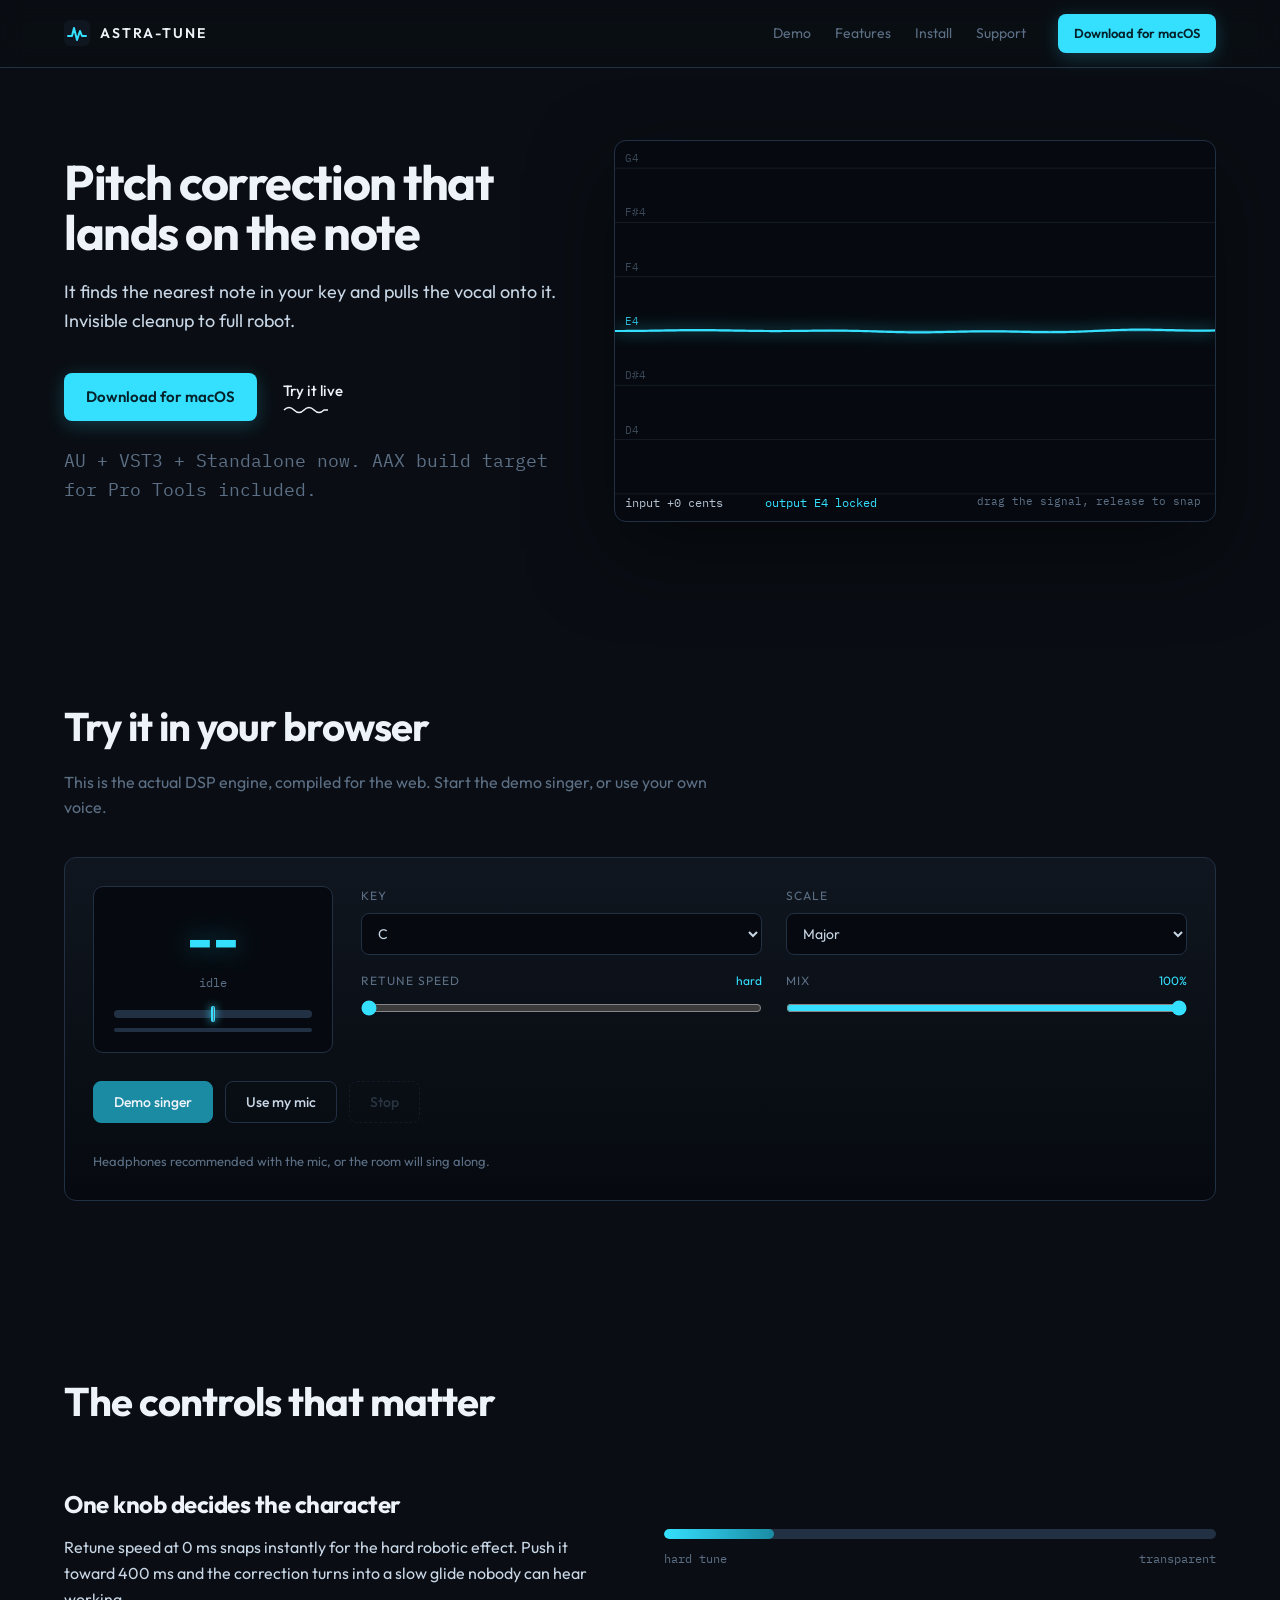
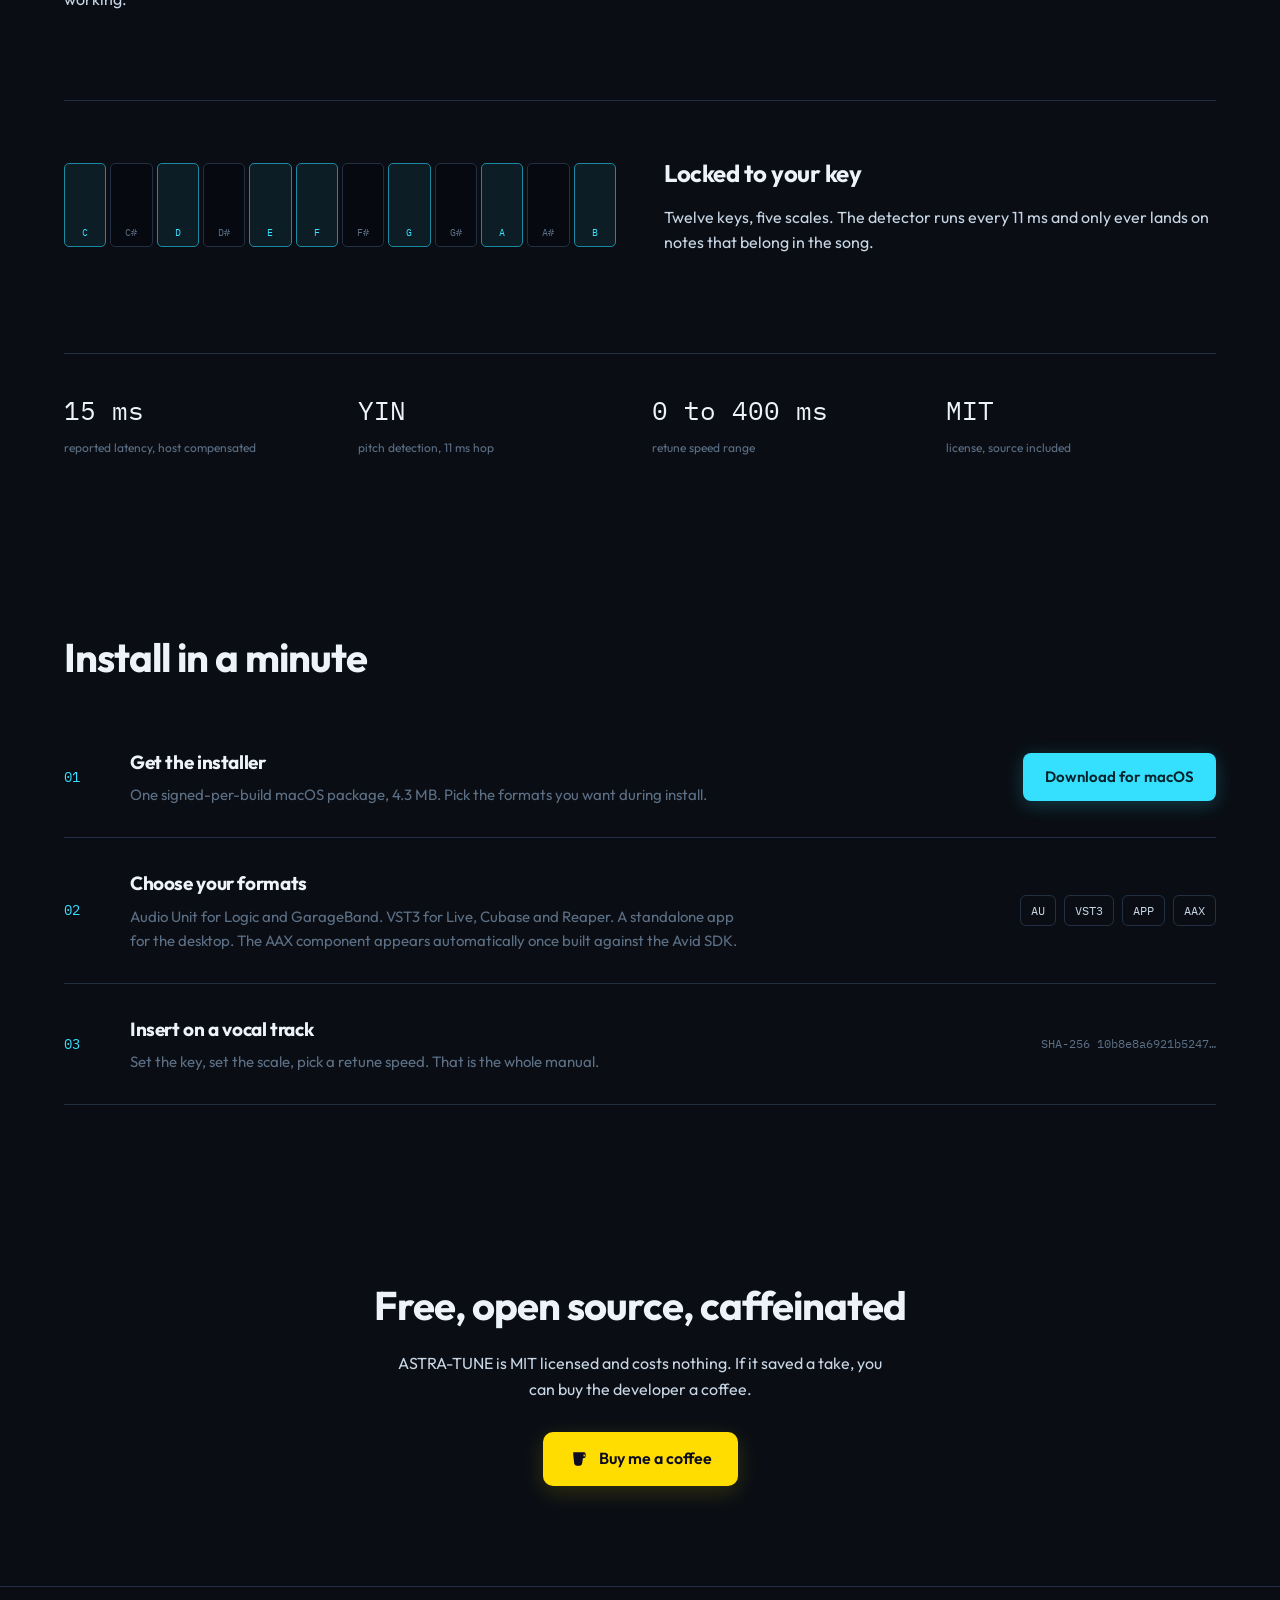
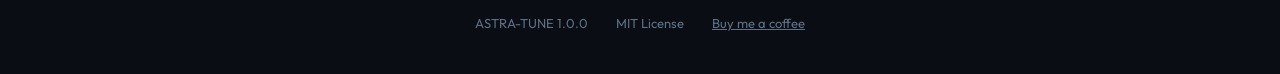
<file: index.html>
<!DOCTYPE html>
<html lang="en">
<head>
<meta charset="UTF-8">
<meta name="viewport" content="width=device-width, initial-scale=1.0">
<title>ASTRA-TUNE. Real-time pitch correction for macOS</title>
<meta name="description" content="ASTRA-TUNE is a free, open source pitch correction plugin. AU, VST3 and standalone today, AAX-ready for Pro Tools. Try the engine live in your browser.">
<meta property="og:title" content="ASTRA-TUNE. Real-time pitch correction">
<meta property="og:description" content="Free, open source autotune plugin for macOS. Hard tune or invisible cleanup. Try it live in your browser.">
<meta property="og:type" content="website">
<link rel="icon" type="image/svg+xml" href="favicon.svg">
<link rel="preconnect" href="https://fonts.googleapis.com">
<link rel="preconnect" href="https://fonts.gstatic.com" crossorigin>
<link href="https://fonts.googleapis.com/css2?family=Outfit:wght@400;500;600;700&family=IBM+Plex+Mono:wght@400;500&display=swap" rel="stylesheet">
<link rel="stylesheet" href="styles.css?v=3">
</head>
<body>

<nav>
  <a class="mark" href="#top" aria-label="ASTRA-TUNE home">
    <svg width="26" height="26" viewBox="0 0 26 26" aria-hidden="true"><rect width="26" height="26" rx="6" fill="#10161f"/><path d="M4 16 L8 16 L10 8 L13 20 L16 11 L18 16 L22 16" stroke="#35e0ff" stroke-width="2" fill="none" stroke-linecap="round" stroke-linejoin="round"/></svg>
    <span>ASTRA-TUNE</span>
  </a>
  <div class="nav-links">
    <a href="#demo">Demo</a>
    <a href="#features">Features</a>
    <a href="#install">Install</a>
    <a href="#support">Support</a>
  </div>
  <a class="cta-download cta-download-nav" href="downloads/ASTRA-TUNE-1.0.0.pkg" download>Download for macOS</a>
</nav>

<header class="hero" id="top">
  <div class="hero-copy">
    <h1>Pitch correction that lands on the note</h1>
    <p>It finds the nearest note in your key and pulls the vocal onto it. Invisible cleanup to full robot.</p>
    <div class="cta-row">
      <a class="cta-download" href="downloads/ASTRA-TUNE-1.0.0.pkg" download>Download for macOS</a>
      <a class="cta-try" href="#demo">Try it live<svg width="46" height="10" viewBox="0 0 46 10" aria-hidden="true"><path d="M1 5 Q6 0 11 5 T21 5 T31 5 T41 5 L45 5" stroke="currentColor" stroke-width="1.5" fill="none"/></svg></a>
    </div>
    <p class="hero-formats">AU + VST3 + Standalone now. AAX build target for Pro Tools included.</p>
  </div>
  <div class="hero-instrument">
    <canvas id="pitchCanvas" aria-label="Interactive pitch correction visualization. Drag to detune, release to snap."></canvas>
    <div class="instrument-hint" id="instrumentHint">drag the signal, release to snap</div>
  </div>
</header>

<section class="demo" id="demo">
  <h2>Try it in your browser</h2>
  <p class="section-sub">This is the actual DSP engine, compiled for the web. Start the demo singer, or use your own voice.</p>
  <div class="demo-panel">
    <div class="demo-readout">
      <div class="demo-note" id="demoNote">--</div>
      <div class="demo-freq" id="demoFreq">idle</div>
      <div class="demo-meter"><div class="demo-needle" id="demoNeedle"></div></div>
      <div class="demo-level" title="Input level"><div id="demoLevel"></div></div>
    </div>
    <div class="demo-controls">
      <div class="field">
        <label for="demoKey">Key</label>
        <select id="demoKey"></select>
      </div>
      <div class="field">
        <label for="demoScale">Scale</label>
        <select id="demoScale">
          <option value="major">Major</option>
          <option value="minor">Natural Minor</option>
          <option value="majpent">Major Pentatonic</option>
          <option value="minpent">Minor Pentatonic</option>
          <option value="chromatic">Chromatic</option>
        </select>
      </div>
      <div class="field field-wide">
        <label for="demoRetune">Retune speed <span id="demoRetuneVal">hard</span></label>
        <input type="range" id="demoRetune" min="0" max="400" step="5" value="0">
      </div>
      <div class="field field-wide">
        <label for="demoMix">Mix <span id="demoMixVal">100%</span></label>
        <input type="range" id="demoMix" min="0" max="100" value="100">
      </div>
      <div class="field field-wide" id="micDeviceField" hidden>
        <label for="demoMicDevice">Microphone</label>
        <select id="demoMicDevice"></select>
      </div>
      <div class="field field-wide" id="micGainField" hidden>
        <label for="demoGain">Input gain <span id="demoGainVal">100%</span></label>
        <input type="range" id="demoGain" min="0" max="200" value="100">
      </div>
    </div>
    <div class="demo-transport">
      <button class="btn-demo-voice" id="demoVoiceBtn">Demo singer</button>
      <button class="btn-mic" id="micBtn">Use my mic</button>
      <button class="btn-stop" id="stopBtn" disabled>Stop</button>
    </div>
    <div class="mic-error" id="micError" role="alert" hidden></div>
    <p class="demo-note-line">Headphones recommended with the mic, or the room will sing along.</p>
  </div>
</section>

<section class="features" id="features">
  <h2>The controls that matter</h2>
  <div class="feature-row">
    <div class="feature-text">
      <h3>One knob decides the character</h3>
      <p>Retune speed at 0 ms snaps instantly for the hard robotic effect. Push it toward 400 ms and the correction turns into a slow glide nobody can hear working.</p>
    </div>
    <div class="feature-visual" aria-hidden="true">
      <div class="dial-demo">
        <div class="dial-track"><div class="dial-fill" id="dialFill"></div></div>
        <div class="dial-labels"><span>hard tune</span><span>transparent</span></div>
      </div>
    </div>
  </div>
  <div class="feature-row feature-row-flip">
    <div class="feature-text">
      <h3>Locked to your key</h3>
      <p>Twelve keys, five scales. The detector runs every 11 ms and only ever lands on notes that belong in the song.</p>
    </div>
    <div class="feature-visual" aria-hidden="true">
      <div class="mini-piano" id="miniPiano"></div>
    </div>
  </div>
  <div class="spec-strip" role="list">
    <div role="listitem"><span class="spec-num">15 ms</span><span class="spec-label">reported latency, host compensated</span></div>
    <div role="listitem"><span class="spec-num">YIN</span><span class="spec-label">pitch detection, 11 ms hop</span></div>
    <div role="listitem"><span class="spec-num">0 to 400 ms</span><span class="spec-label">retune speed range</span></div>
    <div role="listitem"><span class="spec-num">MIT</span><span class="spec-label">license, source included</span></div>
  </div>
</section>

<section class="install" id="install">
  <h2>Install in a minute</h2>
  <ol class="install-steps">
    <li>
      <div class="step-body">
        <h3>Get the installer</h3>
        <p>One signed-per-build macOS package, 4.3 MB. Pick the formats you want during install.</p>
      </div>
      <a class="cta-download" href="downloads/ASTRA-TUNE-1.0.0.pkg" download>Download for macOS</a>
    </li>
    <li>
      <div class="step-body">
        <h3>Choose your formats</h3>
        <p>Audio Unit for Logic and GarageBand. VST3 for Live, Cubase and Reaper. A standalone app for the desktop. The AAX component appears automatically once built against the Avid SDK.</p>
      </div>
      <span class="mono-chip-row"><span>AU</span><span>VST3</span><span>APP</span><span>AAX</span></span>
    </li>
    <li>
      <div class="step-body">
        <h3>Insert on a vocal track</h3>
        <p>Set the key, set the scale, pick a retune speed. That is the whole manual.</p>
      </div>
      <span class="mono-detail">SHA-256 10b8e8a6921b5247&hellip;</span>
    </li>
  </ol>
</section>

<section class="support" id="support">
  <h2>Free, open source, caffeinated</h2>
  <p>ASTRA-TUNE is MIT licensed and costs nothing. If it saved a take, you can buy the developer a coffee.</p>
  <a class="bmc-button" href="https://buymeacoffee.com/vaytrex" target="_blank" rel="noopener">
    <svg width="20" height="20" viewBox="0 0 24 24" aria-hidden="true"><path d="M5 4 h13 a2 2 0 0 1 2 2 v2 a3 3 0 0 1 -3 3 h-.3 l-.9 6.2 A3 3 0 0 1 12.8 20 H9.2 a3 3 0 0 1 -3 -2.8 L5.2 8 Z M17.6 9 H18 a1 1 0 0 0 1 -1 V6.5 h-1.7 Z" fill="#0D0C22"/></svg>
    Buy me a coffee
  </a>
</section>

<footer>
  <span>ASTRA-TUNE 1.0.0</span>
  <span>MIT License</span>
  <a href="https://buymeacoffee.com/vaytrex" target="_blank" rel="noopener">Buy me a coffee</a>
</footer>

<script src="site.js?v=4"></script>
</body>
</html>
</file>
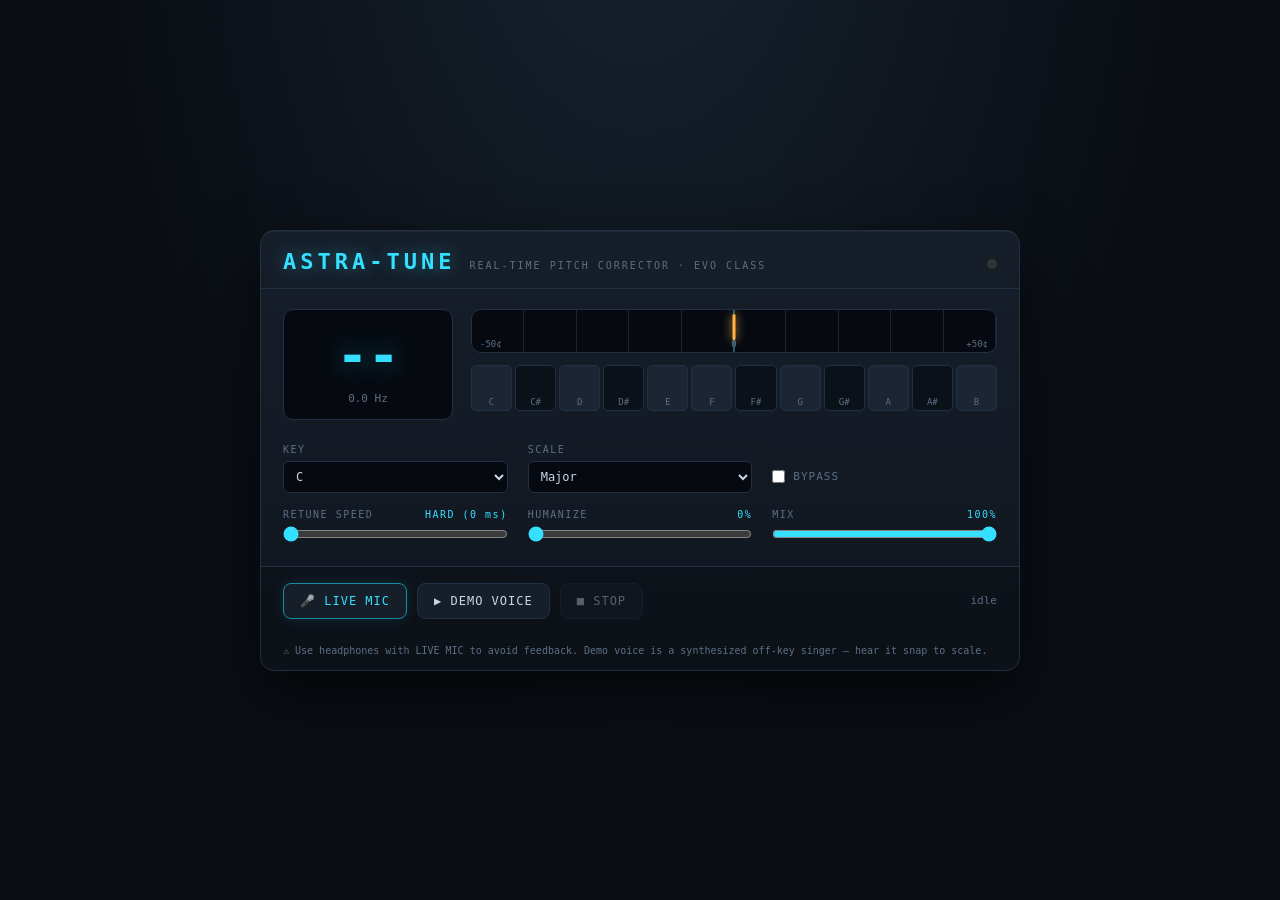
<file: web-demo/index.html>
<!DOCTYPE html>
<html lang="en">
<head>
<meta charset="UTF-8">
<meta name="viewport" content="width=device-width, initial-scale=1.0">
<title>ASTRA-TUNE — Real-Time Pitch Corrector</title>
<style>
  :root {
    --bg: #0a0e14;
    --panel: #10161f;
    --panel2: #161e2a;
    --line: #223044;
    --cyan: #35e0ff;
    --cyan-dim: #1a8ba3;
    --amber: #ffb347;
    --text: #c8d6e5;
    --muted: #5c6f85;
  }
  * { box-sizing: border-box; margin: 0; padding: 0; }
  body {
    background: radial-gradient(ellipse at 50% -20%, #17222f 0%, var(--bg) 60%);
    color: var(--text);
    font-family: "SF Mono", "Menlo", "Consolas", monospace;
    min-height: 100vh;
    display: flex;
    align-items: center;
    justify-content: center;
    padding: 24px;
  }
  .unit {
    width: 100%;
    max-width: 760px;
    background: linear-gradient(180deg, var(--panel2), var(--panel));
    border: 1px solid var(--line);
    border-radius: 14px;
    box-shadow: 0 24px 60px rgba(0,0,0,.6), inset 0 1px 0 rgba(255,255,255,.04);
    overflow: hidden;
  }
  header {
    display: flex;
    align-items: baseline;
    gap: 14px;
    padding: 18px 22px 14px;
    border-bottom: 1px solid var(--line);
  }
  header h1 {
    font-size: 22px;
    letter-spacing: 4px;
    color: var(--cyan);
    text-shadow: 0 0 18px rgba(53,224,255,.45);
  }
  header .sub { font-size: 10px; letter-spacing: 2px; color: var(--muted); }
  header .led {
    margin-left: auto;
    width: 10px; height: 10px; border-radius: 50%;
    background: #333; box-shadow: none;
    transition: all .2s;
  }
  header .led.on { background: var(--cyan); box-shadow: 0 0 10px var(--cyan); }

  .display { padding: 20px 22px; display: grid; grid-template-columns: 170px 1fr; gap: 18px; }
  .note-readout {
    background: #060a10;
    border: 1px solid var(--line);
    border-radius: 10px;
    padding: 14px;
    text-align: center;
  }
  #noteName {
    font-size: 52px;
    font-weight: 700;
    color: var(--cyan);
    text-shadow: 0 0 24px rgba(53,224,255,.5);
    min-height: 62px;
    line-height: 62px;
  }
  #freqText { font-size: 11px; color: var(--muted); margin-top: 6px; }

  .meter-wrap { display: flex; flex-direction: column; gap: 12px; }
  .meter {
    position: relative;
    height: 44px;
    background: #060a10;
    border: 1px solid var(--line);
    border-radius: 10px;
    overflow: hidden;
  }
  .meter .scale {
    position: absolute; inset: 0;
    background:
      linear-gradient(90deg, transparent 49.8%, rgba(53,224,255,.35) 49.8%, rgba(53,224,255,.35) 50.2%, transparent 50.2%),
      repeating-linear-gradient(90deg, transparent 0, transparent calc(10% - 1px), rgba(92,111,133,.25) calc(10% - 1px), rgba(92,111,133,.25) 10%);
  }
  .meter .labels {
    position: absolute; inset: 0;
    display: flex; justify-content: space-between; align-items: flex-end;
    padding: 0 8px 3px; font-size: 9px; color: var(--muted);
  }
  #needle {
    position: absolute; top: 4px; bottom: 12px; left: 50%;
    width: 3px; border-radius: 2px;
    background: var(--amber);
    box-shadow: 0 0 10px var(--amber);
    transform: translateX(-50%);
    transition: left .06s linear;
  }
  .piano { display: flex; gap: 3px; height: 46px; }
  .key {
    flex: 1;
    border: 1px solid var(--line);
    border-radius: 5px;
    background: #1b2534;
    display: flex; align-items: flex-end; justify-content: center;
    font-size: 9px; color: var(--muted); padding-bottom: 3px;
    transition: all .08s;
  }
  .key.black { background: #0b1118; }
  .key.detected { border-color: var(--amber); color: var(--amber); box-shadow: inset 0 0 12px rgba(255,179,71,.25); }
  .key.target { background: var(--cyan-dim); color: #04222b; border-color: var(--cyan); box-shadow: 0 0 14px rgba(53,224,255,.35); }

  .controls {
    display: grid;
    grid-template-columns: repeat(3, 1fr);
    gap: 16px 20px;
    padding: 4px 22px 20px;
  }
  .ctl label { display: block; font-size: 10px; letter-spacing: 1.5px; color: var(--muted); margin-bottom: 6px; }
  .ctl .val { color: var(--cyan); float: right; }
  select, input[type=range] { width: 100%; accent-color: var(--cyan); }
  select {
    background: #060a10; color: var(--text);
    border: 1px solid var(--line); border-radius: 6px;
    padding: 7px 8px; font-family: inherit; font-size: 12px;
  }
  .toggle-row { display: flex; align-items: center; gap: 8px; padding-top: 16px; }
  .toggle-row input { accent-color: var(--cyan); width: auto; }
  .toggle-row span { font-size: 11px; letter-spacing: 1px; color: var(--muted); }

  .transport {
    display: flex; gap: 10px; align-items: center;
    padding: 16px 22px;
    border-top: 1px solid var(--line);
    background: rgba(0,0,0,.25);
  }
  button {
    font-family: inherit; font-size: 12px; letter-spacing: 1px;
    padding: 10px 16px; border-radius: 8px; cursor: pointer;
    border: 1px solid var(--line);
    background: var(--panel2); color: var(--text);
    transition: all .15s;
  }
  button:hover { border-color: var(--cyan-dim); color: var(--cyan); }
  button.primary { border-color: var(--cyan-dim); color: var(--cyan); box-shadow: 0 0 14px rgba(53,224,255,.12); }
  button:disabled { opacity: .4; cursor: default; }
  #status { margin-left: auto; font-size: 11px; color: var(--muted); text-align: right; }
  footer { padding: 10px 22px 14px; font-size: 10px; color: var(--muted); background: rgba(0,0,0,.25); }
</style>
</head>
<body>
<div class="unit">
  <header>
    <h1>ASTRA-TUNE</h1>
    <span class="sub">REAL-TIME PITCH CORRECTOR &middot; EVO CLASS</span>
    <span class="led" id="led"></span>
  </header>

  <section class="display">
    <div class="note-readout">
      <div id="noteName">--</div>
      <div id="freqText">0.0 Hz</div>
    </div>
    <div class="meter-wrap">
      <div class="meter">
        <div class="scale"></div>
        <div class="labels"><span>-50&cent;</span><span>0</span><span>+50&cent;</span></div>
        <div id="needle"></div>
      </div>
      <div class="piano" id="piano"></div>
    </div>
  </section>

  <section class="controls">
    <div class="ctl">
      <label>KEY</label>
      <select id="key"></select>
    </div>
    <div class="ctl">
      <label>SCALE</label>
      <select id="scale">
        <option value="major">Major</option>
        <option value="minor">Natural Minor</option>
        <option value="majpent">Major Pentatonic</option>
        <option value="minpent">Minor Pentatonic</option>
        <option value="chromatic">Chromatic</option>
      </select>
    </div>
    <div class="toggle-row">
      <input type="checkbox" id="bypass"><span>BYPASS</span>
    </div>
    <div class="ctl">
      <label>RETUNE SPEED <span class="val" id="retuneVal">HARD (0 ms)</span></label>
      <input type="range" id="retune" min="0" max="400" value="0" step="5">
    </div>
    <div class="ctl">
      <label>HUMANIZE <span class="val" id="humanizeVal">0%</span></label>
      <input type="range" id="humanize" min="0" max="100" value="0">
    </div>
    <div class="ctl">
      <label>MIX <span class="val" id="mixVal">100%</span></label>
      <input type="range" id="mix" min="0" max="100" value="100">
    </div>
  </section>

  <section class="transport">
    <button id="micBtn" class="primary">&#127908; LIVE MIC</button>
    <button id="demoBtn">&#9654; DEMO VOICE</button>
    <button id="stopBtn" disabled>&#9632; STOP</button>
    <div id="status">idle</div>
  </section>

  <footer>&#9888; Use headphones with LIVE MIC to avoid feedback. Demo voice is a synthesized off-key singer &mdash; hear it snap to scale.</footer>
</div>

<script>
const NOTE_NAMES = ['C','C#','D','D#','E','F','F#','G','G#','A','A#','B'];
const SCALES = {
  major:     [1,0,1,0,1,1,0,1,0,1,0,1],
  minor:     [1,0,1,1,0,1,0,1,1,0,1,0],
  majpent:   [1,0,1,0,1,0,0,1,0,1,0,0],
  minpent:   [1,0,0,1,0,1,0,1,0,0,1,0],
  chromatic: [1,1,1,1,1,1,1,1,1,1,1,1],
};

const $ = (id) => document.getElementById(id);
let ctx = null, node = null, srcNode = null, micStream = null;
let demo = null, latest = null;

// build key selector + piano strip
NOTE_NAMES.forEach((n, i) => {
  const opt = document.createElement('option');
  opt.value = i; opt.textContent = n;
  $('key').appendChild(opt);
});
const keyEls = NOTE_NAMES.map((n) => {
  const el = document.createElement('div');
  el.className = 'key' + (n.includes('#') ? ' black' : '');
  el.textContent = n;
  $('piano').appendChild(el);
  return el;
});

function sendParams() {
  if (!node) return;
  node.port.postMessage({
    retuneMs: +$('retune').value,
    humanize: +$('humanize').value / 100,
    mix: +$('mix').value / 100,
    bypass: $('bypass').checked,
    keyRoot: +$('key').value,
    scaleMask: SCALES[$('scale').value],
  });
}
['retune','humanize','mix','bypass','key','scale'].forEach((id) =>
  $(id).addEventListener('input', () => { updateLabels(); sendParams(); }));

function updateLabels() {
  const r = +$('retune').value;
  $('retuneVal').textContent = r === 0 ? 'HARD (0 ms)' : r + ' ms';
  $('humanizeVal').textContent = $('humanize').value + '%';
  $('mixVal').textContent = $('mix').value + '%';
}

async function ensureAudio() {
  if (!ctx) {
    ctx = new AudioContext();
    await ctx.audioWorklet.addModule('tuner-worklet.js');
    node = new AudioWorkletNode(ctx, 'tuner', { outputChannelCount: [1] });
    const comp = ctx.createDynamicsCompressor();
    node.connect(comp).connect(ctx.destination);
    node.port.onmessage = (e) => { latest = e.data; window.__tunerDebug = e.data; };
    sendParams();
  }
  await ctx.resume();
}

function stopSources() {
  if (srcNode) { try { srcNode.disconnect(); } catch (e) {} srcNode = null; }
  if (micStream) { micStream.getTracks().forEach((t) => t.stop()); micStream = null; }
  if (demo) {
    clearInterval(demo.timer);
    try { demo.osc.stop(); demo.vib.stop(); } catch (e) {}
    demo = null;
  }
}

function setRunning(running, label) {
  $('led').classList.toggle('on', running);
  $('stopBtn').disabled = !running;
  $('micBtn').disabled = running;
  $('demoBtn').disabled = running;
  $('status').textContent = label;
}

$('micBtn').addEventListener('click', async () => {
  try {
    await ensureAudio();
    micStream = await navigator.mediaDevices.getUserMedia({
      audio: { echoCancellation: false, noiseSuppression: false, autoGainControl: false },
    });
    stopDemoOnly();
    srcNode = ctx.createMediaStreamSource(micStream);
    srcNode.connect(node);
    setRunning(true, 'live mic → correcting');
  } catch (err) {
    $('status').textContent = 'mic unavailable: ' + err.name;
  }
});

function stopDemoOnly() {
  if (demo) { clearInterval(demo.timer); try { demo.osc.stop(); demo.vib.stop(); } catch (e) {} demo = null; }
}

$('demoBtn').addEventListener('click', async () => {
  await ensureAudio();
  stopSources();

  // synthesized "singer": sawtooth + formant-ish filtering + vibrato,
  // stepping through a melody with deliberate off-pitch offsets
  const osc = ctx.createOscillator(); osc.type = 'sawtooth';
  const vib = ctx.createOscillator(); vib.frequency.value = 5.5;
  const vibGain = ctx.createGain(); vibGain.gain.value = 18; // cents
  vib.connect(vibGain).connect(osc.detune);
  const lp = ctx.createBiquadFilter(); lp.type = 'lowpass'; lp.frequency.value = 1400; lp.Q.value = 0.7;
  const formant = ctx.createBiquadFilter(); formant.type = 'peaking'; formant.frequency.value = 700; formant.gain.value = 6;
  const gain = ctx.createGain(); gain.gain.value = 0.35;
  osc.connect(lp).connect(formant).connect(gain).connect(node);

  const melody = [57, 59, 60, 62, 64, 65, 67, 64, 62, 60]; // A3..G4 walk
  let step = 0;
  const stepMelody = () => {
    const m = melody[step % melody.length]; step++;
    const cents = (Math.random() < 0.5 ? -1 : 1) * (30 + Math.random() * 45); // deliberately off-key
    const f = 440 * Math.pow(2, (m - 69) / 12) * Math.pow(2, cents / 1200);
    osc.frequency.setTargetAtTime(f, ctx.currentTime, 0.04);
  };
  stepMelody();
  osc.start(); vib.start();
  demo = { osc, vib, timer: setInterval(stepMelody, 550) };
  srcNode = gain;
  setRunning(true, 'demo voice → correcting');
});

$('stopBtn').addEventListener('click', () => {
  stopSources();
  setRunning(false, 'idle');
  $('noteName').textContent = '--';
  $('freqText').textContent = '0.0 Hz';
  latest = null;
});

// UI refresh loop
function draw() {
  requestAnimationFrame(draw);
  keyEls.forEach((el) => el.classList.remove('detected', 'target'));
  if (latest && latest.freq > 0 && latest.targetMidi !== null) {
    const t = latest.targetMidi;
    $('noteName').textContent = NOTE_NAMES[((t % 12) + 12) % 12] + (Math.floor(t / 12) - 1);
    $('freqText').textContent = latest.freq.toFixed(1) + ' Hz';
    const cents = Math.max(-50, Math.min(50, (latest.midi - t) * 100));
    $('needle').style.left = (50 + cents) + '%';
    keyEls[((Math.round(latest.midi) % 12) + 12) % 12].classList.add('detected');
    keyEls[((t % 12) + 12) % 12].classList.add('target');
  } else if (latest) {
    $('noteName').textContent = '--';
    $('freqText').textContent = 'no pitch';
    $('needle').style.left = '50%';
  }
}
updateLabels();
draw();
</script>
</body>
</html>
</file>
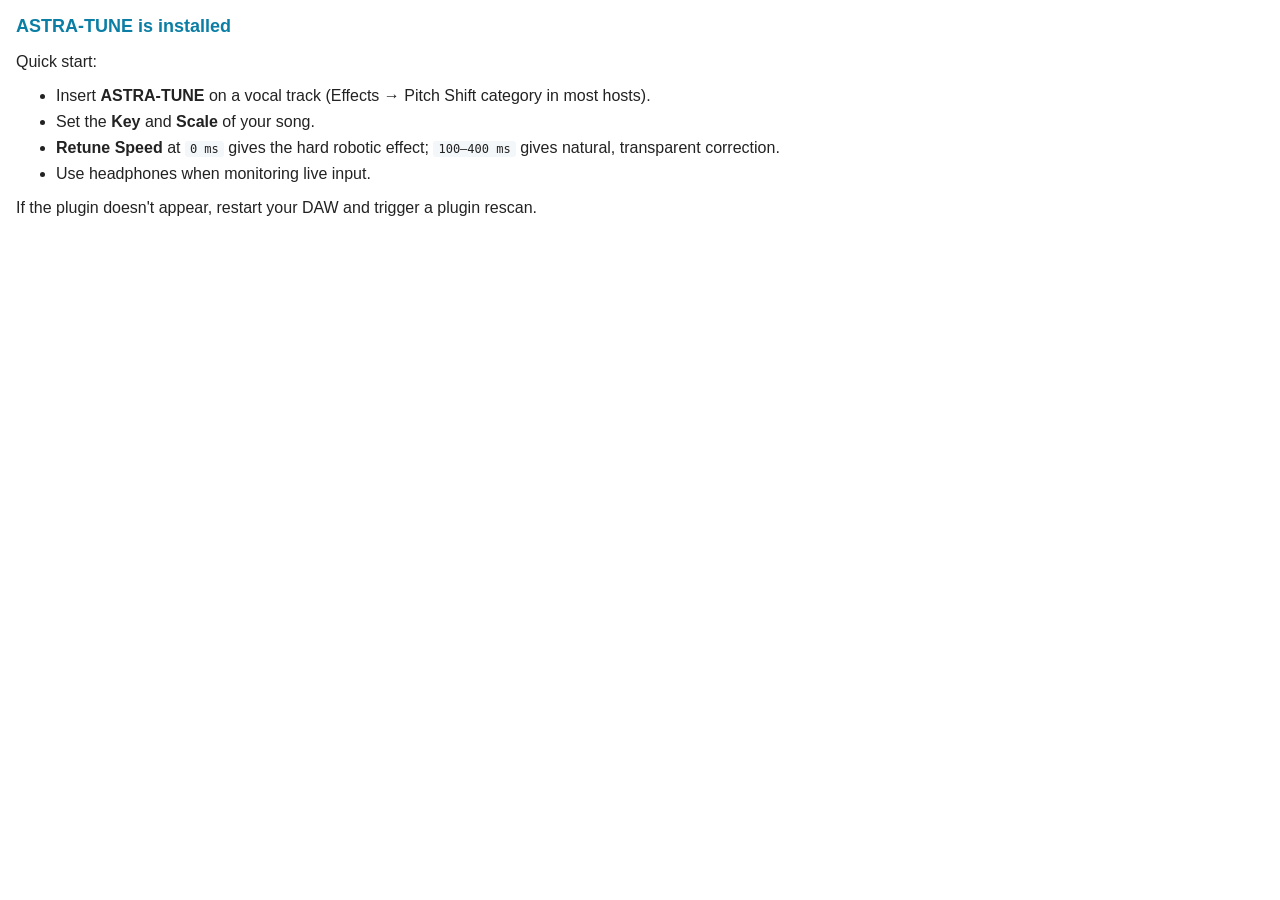
<file: plugin/installer/resources/conclusion.html>
<!DOCTYPE html>
<html>
<head><meta charset="utf-8"><style>
  body { font-family: -apple-system, Helvetica, sans-serif; color: #222; margin: 16px; }
  h1 { font-size: 18px; color: #0a7ea4; }
  code { background: #f4f7f9; padding: 1px 5px; border-radius: 3px; font-size: 12px; }
  li { margin-bottom: 8px; }
</style></head>
<body>
  <h1>ASTRA-TUNE is installed</h1>
  <p>Quick start:</p>
  <ul>
    <li>Insert <b>ASTRA-TUNE</b> on a vocal track (Effects &rarr; Pitch Shift category in most hosts).</li>
    <li>Set the <b>Key</b> and <b>Scale</b> of your song.</li>
    <li><b>Retune Speed</b> at <code>0 ms</code> gives the hard robotic effect;
        <code>100&ndash;400 ms</code> gives natural, transparent correction.</li>
    <li>Use headphones when monitoring live input.</li>
  </ul>
  <p>If the plugin doesn't appear, restart your DAW and trigger a plugin rescan.</p>
</body>
</html>
</file>
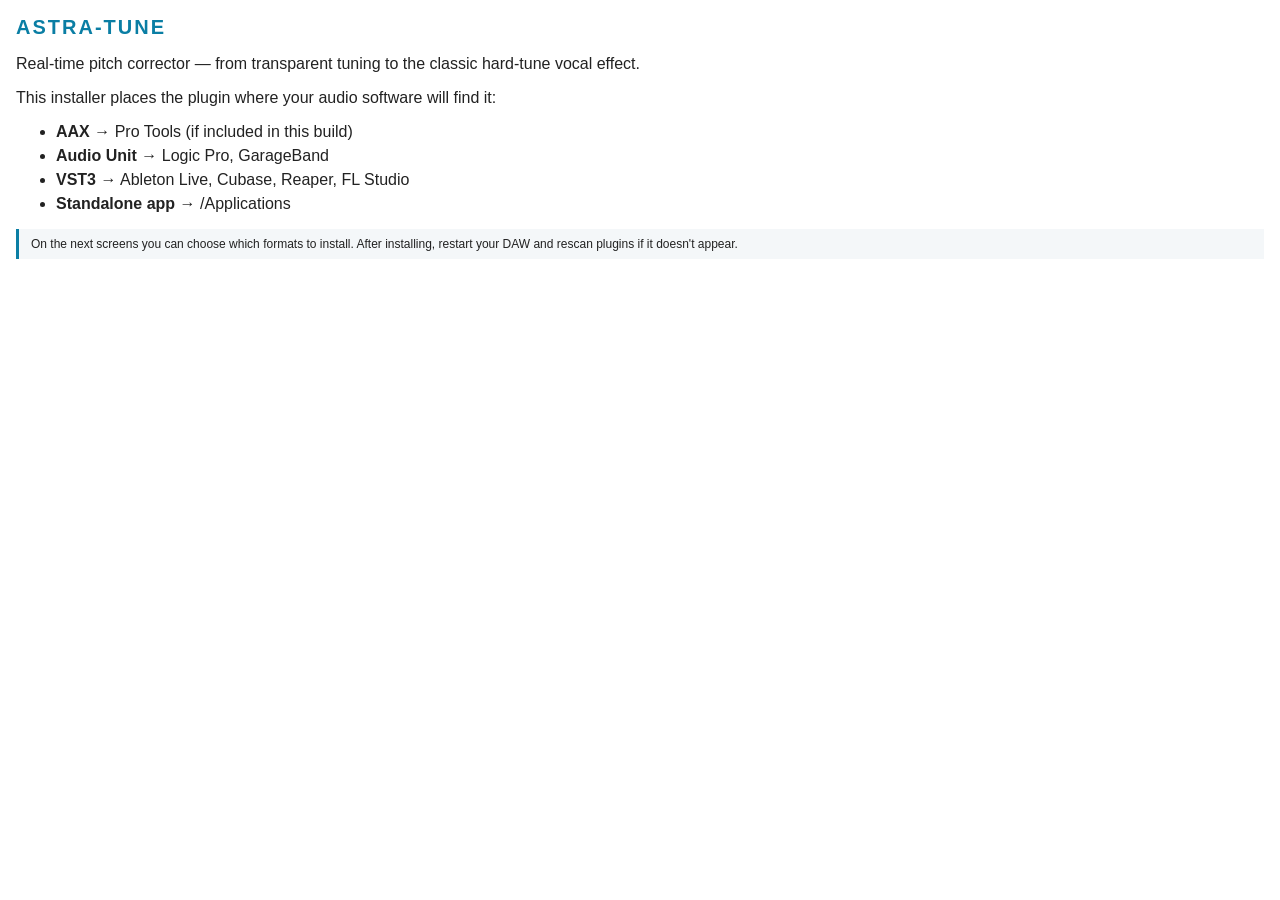
<file: plugin/installer/resources/welcome.html>
<!DOCTYPE html>
<html>
<head><meta charset="utf-8"><style>
  body { font-family: -apple-system, Helvetica, sans-serif; color: #222; margin: 16px; }
  h1 { font-size: 20px; letter-spacing: 2px; color: #0a7ea4; }
  li { margin-bottom: 6px; }
  .note { background: #f4f7f9; border-left: 3px solid #0a7ea4; padding: 8px 12px; font-size: 12px; }
</style></head>
<body>
  <h1>ASTRA-TUNE</h1>
  <p>Real-time pitch corrector &mdash; from transparent tuning to the classic hard-tune vocal effect.</p>
  <p>This installer places the plugin where your audio software will find it:</p>
  <ul>
    <li><b>AAX</b> &rarr; Pro Tools (if included in this build)</li>
    <li><b>Audio Unit</b> &rarr; Logic Pro, GarageBand</li>
    <li><b>VST3</b> &rarr; Ableton Live, Cubase, Reaper, FL Studio</li>
    <li><b>Standalone app</b> &rarr; /Applications</li>
  </ul>
  <p class="note">On the next screens you can choose which formats to install.
  After installing, restart your DAW and rescan plugins if it doesn't appear.</p>
</body>
</html>
</file>
<file: styles.css>
:root {
  --bg: #0a0e14;
  --bg-raise: #10161f;
  --bg-well: #060a10;
  --line: #223044;
  --cyan: #35e0ff;
  --cyan-deep: #1a8ba3;
  --text: #c8d6e5;
  --text-strong: #edf3f9;
  --muted: #5c6f85;
  --radius: 12px;
}

* { box-sizing: border-box; margin: 0; padding: 0; }

html { scroll-behavior: smooth; }
@media (prefers-reduced-motion: reduce) {
  html { scroll-behavior: auto; }
  *, *::before, *::after { animation: none !important; transition: none !important; }
}

body {
  background: var(--bg);
  color: var(--text);
  font-family: "Outfit", system-ui, sans-serif;
  font-size: 16px;
  line-height: 1.6;
  -webkit-font-smoothing: antialiased;
}

h1, h2, h3 { color: var(--text-strong); letter-spacing: -0.02em; }
.mono, .mono-detail, .mono-chip-row, .spec-num, .demo-freq, .instrument-hint,
.hero-formats { font-family: "IBM Plex Mono", monospace; }

/* ---------- nav ---------- */
nav {
  position: sticky; top: 0; z-index: 50;
  display: flex; align-items: center; gap: 32px;
  padding: 14px 5vw;
  background: rgba(10, 14, 20, 0.86);
  backdrop-filter: blur(12px);
  border-bottom: 1px solid var(--line);
}
.mark { display: flex; align-items: center; gap: 10px; text-decoration: none; }
.mark span { font-weight: 600; letter-spacing: 0.14em; font-size: 14px; color: var(--text-strong); }
.nav-links { display: flex; gap: 24px; margin-left: auto; }
.nav-links a {
  color: var(--muted); text-decoration: none; font-size: 14px;
  transition: color 0.15s;
}
.nav-links a:hover { color: var(--cyan); }

/* primary download CTA: solid cyan, presses down */
.cta-download {
  display: inline-block;
  background: var(--cyan);
  color: #04222b;
  font-weight: 600;
  font-size: 15px;
  text-decoration: none;
  padding: 12px 22px;
  border-radius: 8px;
  box-shadow: 0 4px 18px rgba(53, 224, 255, 0.22);
  transition: transform 0.12s, box-shadow 0.12s, background 0.12s;
}
.cta-download:hover { background: #5fe8ff; box-shadow: 0 6px 24px rgba(53, 224, 255, 0.32); }
.cta-download:active { transform: translateY(1px) scale(0.98); box-shadow: 0 2px 8px rgba(53, 224, 255, 0.2); }
.cta-download-nav { padding: 9px 16px; font-size: 13px; }

/* secondary CTA: text link whose waveform underline straightens on hover */
.cta-try {
  display: inline-flex; flex-direction: column; align-items: flex-start; gap: 2px;
  color: var(--text-strong); text-decoration: none; font-weight: 500; font-size: 15px;
  padding: 12px 4px;
}
.cta-try svg path { transition: d 0.25s ease; }
.cta-try:hover { color: var(--cyan); }
.cta-try:hover svg path { d: path("M1 5 L45 5"); }

/* ---------- hero ---------- */
.hero {
  display: grid;
  grid-template-columns: minmax(0, 5fr) minmax(0, 6fr);
  gap: 48px;
  align-items: center;
  padding: 72px 5vw 88px;
  max-width: 1280px;
  margin: 0 auto;
}
.hero-copy h1 {
  font-size: clamp(36px, 3.8vw, 52px);
  line-height: 1.04;
  letter-spacing: -0.03em;
  font-weight: 700;
  text-wrap: balance;
  animation: rise 0.7s cubic-bezier(0.2, 0.7, 0.2, 1) both;
}
.hero-copy > p {
  margin-top: 20px;
  font-size: 18px;
  max-width: 44ch;
  animation: rise 0.7s 0.08s cubic-bezier(0.2, 0.7, 0.2, 1) both;
}
.cta-row {
  display: flex; align-items: center; gap: 22px; margin-top: 32px;
  animation: rise 0.7s 0.16s cubic-bezier(0.2, 0.7, 0.2, 1) both;
}
.hero-formats {
  margin-top: 26px; font-size: 12px; color: var(--muted);
  animation: rise 0.7s 0.24s cubic-bezier(0.2, 0.7, 0.2, 1) both;
}
@keyframes rise {
  from { opacity: 0.001; transform: translateY(14px); }
  to { opacity: 1; transform: translateY(0); }
}

.hero-instrument {
  position: relative;
  background: var(--bg-well);
  border: 1px solid var(--line);
  border-radius: var(--radius);
  overflow: hidden;
  box-shadow: 0 30px 80px rgba(0, 0, 0, 0.5);
}
#pitchCanvas { display: block; width: 100%; height: 380px; cursor: grab; touch-action: none; }
#pitchCanvas.dragging { cursor: grabbing; }
.instrument-hint {
  position: absolute; right: 14px; bottom: 10px;
  font-size: 11px; color: var(--muted); pointer-events: none;
  transition: opacity 0.4s;
}

/* ---------- shared section chrome ---------- */
section { padding: 84px 5vw; max-width: 1280px; margin: 0 auto; }
section h2 { font-size: clamp(28px, 3.4vw, 40px); letter-spacing: -0.025em; }
.section-sub { margin-top: 12px; color: var(--muted); max-width: 60ch; }

/* ---------- demo ---------- */
.demo-panel {
  margin-top: 36px;
  background: linear-gradient(180deg, var(--bg-raise), var(--bg-well));
  border: 1px solid var(--line);
  border-radius: var(--radius);
  padding: 28px;
  display: grid;
  grid-template-columns: 240px 1fr;
  gap: 28px;
}
.demo-readout {
  background: var(--bg-well);
  border: 1px solid var(--line);
  border-radius: 10px;
  padding: 20px;
  text-align: center;
}
.demo-note {
  font-size: 56px; font-weight: 700; color: var(--cyan);
  text-shadow: 0 0 26px rgba(53, 224, 255, 0.4);
  line-height: 1.1; min-height: 62px;
}
.demo-freq { font-size: 12px; color: var(--muted); margin-top: 4px; }
.demo-meter {
  position: relative; height: 8px; margin-top: 18px;
  background: var(--line); border-radius: 4px;
}
.demo-meter::after {
  content: ""; position: absolute; left: 50%; top: -3px; bottom: -3px;
  width: 1px; background: var(--muted);
}
.demo-needle {
  position: absolute; top: -4px; width: 4px; height: 16px; left: 50%;
  background: var(--cyan); border-radius: 2px;
  box-shadow: 0 0 8px var(--cyan);
  transform: translateX(-50%);
  transition: left 0.06s linear;
}
.demo-controls {
  display: grid;
  grid-template-columns: repeat(2, minmax(0, 1fr));
  gap: 16px 24px;
  align-content: start;
}
.field label {
  display: flex; justify-content: space-between;
  font-size: 12px; letter-spacing: 0.08em; text-transform: uppercase;
  color: var(--muted); margin-bottom: 8px;
}
.field label span { color: var(--cyan); text-transform: none; letter-spacing: 0; }
.field select {
  width: 100%;
  background: var(--bg-well); color: var(--text);
  border: 1px solid var(--line); border-radius: 8px;
  padding: 10px 12px; font-family: inherit; font-size: 14px;
}
.field input[type="range"] { width: 100%; accent-color: var(--cyan); }
.demo-level {
  height: 4px; margin-top: 10px;
  background: var(--line); border-radius: 2px; overflow: hidden;
}
.demo-level div {
  height: 100%; width: 0%;
  background: linear-gradient(90deg, var(--cyan-deep), var(--cyan));
  border-radius: 2px;
  transition: width 0.08s linear;
}
.mic-error {
  grid-column: 1 / -1;
  background: rgba(255, 179, 71, 0.08);
  border: 1px solid rgba(255, 179, 71, 0.45);
  border-radius: 8px;
  padding: 12px 16px;
  font-size: 14px;
  line-height: 1.5;
  color: var(--text-strong);
}
.mic-error strong { color: #ffb347; }
.demo-transport { grid-column: 1 / -1; display: flex; gap: 12px; }
.demo-transport button {
  font-family: inherit; font-size: 14px; font-weight: 500;
  padding: 11px 20px; border-radius: 8px; cursor: pointer;
  transition: transform 0.12s, border-color 0.15s, color 0.15s;
}
.demo-transport button:active { transform: scale(0.97); }
.demo-transport button:disabled { opacity: 0.4; cursor: default; }
.btn-demo-voice {
  background: var(--cyan-deep); color: var(--text-strong);
  border: 1px solid var(--cyan-deep);
}
.btn-demo-voice:hover { border-color: var(--cyan); }
.btn-mic { background: transparent; color: var(--text); border: 1px solid var(--line); }
.btn-mic:hover { border-color: var(--cyan); color: var(--cyan); }
.btn-stop { background: transparent; color: var(--muted); border: 1px dashed var(--line); }
.demo-note-line { grid-column: 1 / -1; font-size: 13px; color: var(--muted); }

/* ---------- features ---------- */
.feature-row {
  display: grid; grid-template-columns: minmax(0, 1fr) minmax(0, 1fr);
  gap: 48px; align-items: center;
  padding: 44px 0;
  border-top: 1px solid var(--line);
  margin-top: 44px;
}
.features h2 + .feature-row { border-top: 0; margin-top: 8px; }
.feature-row-flip .feature-text { order: 2; }
.feature-row-flip .feature-visual { order: 1; }
.feature-text h3 { font-size: 24px; margin-bottom: 12px; }
.feature-text p { max-width: 52ch; }
.feature-visual { min-height: 120px; display: flex; align-items: center; }

.dial-demo { width: 100%; }
.dial-track { height: 10px; background: var(--line); border-radius: 5px; overflow: hidden; }
.dial-fill {
  height: 100%; width: 20%;
  background: linear-gradient(90deg, var(--cyan), var(--cyan-deep));
  border-radius: 5px;
  animation: dialSweep 5s ease-in-out infinite alternate;
}
@keyframes dialSweep { from { width: 6%; } to { width: 96%; } }
@media (prefers-reduced-motion: reduce) { .dial-fill { width: 50%; } }
.dial-labels { display: flex; justify-content: space-between; margin-top: 10px; font-size: 12px; color: var(--muted); font-family: "IBM Plex Mono", monospace; }

.mini-piano { display: flex; gap: 4px; width: 100%; height: 84px; }
.mini-piano .pk {
  flex: 1; border-radius: 5px; border: 1px solid var(--line);
  background: var(--bg-raise);
  display: flex; align-items: flex-end; justify-content: center;
  padding-bottom: 5px; font-size: 10px; color: var(--muted);
  font-family: "IBM Plex Mono", monospace;
}
.mini-piano .pk.black { background: var(--bg-well); }
.mini-piano .pk.in-scale { border-color: var(--cyan-deep); color: var(--cyan); background: rgba(53, 224, 255, 0.07); }

.spec-strip {
  display: grid; grid-template-columns: repeat(4, minmax(0, 1fr));
  border-top: 1px solid var(--line);
  margin-top: 44px; padding-top: 36px;
  gap: 24px;
}
.spec-num { display: block; font-size: 26px; color: var(--text-strong); }
.spec-label { display: block; font-size: 12px; color: var(--muted); margin-top: 6px; }

/* ---------- install ---------- */
.install-steps { list-style: none; counter-reset: step; margin-top: 28px; }
.install-steps li {
  counter-increment: step;
  display: flex; align-items: center; gap: 32px;
  padding: 30px 0;
  border-bottom: 1px solid var(--line);
}
.install-steps li::before {
  content: "0" counter(step);
  font-family: "IBM Plex Mono", monospace;
  font-size: 14px; color: var(--cyan);
  flex: 0 0 34px;
}
.step-body { flex: 1; }
.step-body h3 { font-size: 19px; margin-bottom: 6px; }
.step-body p { font-size: 15px; color: var(--muted); max-width: 62ch; }
.mono-chip-row { display: flex; gap: 8px; }
.mono-chip-row span {
  font-size: 12px; padding: 5px 10px;
  border: 1px solid var(--line); border-radius: 6px; color: var(--text);
}
.mono-detail { font-size: 12px; color: var(--muted); }

/* ---------- support ---------- */
.support { text-align: center; padding-bottom: 100px; }
.support p { max-width: 46ch; margin: 14px auto 0; }
.bmc-button {
  display: inline-flex; align-items: center; gap: 10px;
  margin-top: 30px;
  background: #ffdd00; color: #0d0c22;
  font-weight: 600; font-size: 16px; text-decoration: none;
  padding: 14px 26px; border-radius: 10px;
  transition: transform 0.12s, box-shadow 0.15s;
  box-shadow: 0 6px 22px rgba(255, 221, 0, 0.16);
}
.bmc-button:hover { transform: translateY(-1px); box-shadow: 0 10px 28px rgba(255, 221, 0, 0.24); }
.bmc-button:active { transform: translateY(1px) scale(0.98); }

/* ---------- footer ---------- */
footer {
  display: flex; gap: 28px; justify-content: center; align-items: center;
  padding: 26px 5vw 40px;
  border-top: 1px solid var(--line);
  font-size: 13px; color: var(--muted);
}
footer a { color: var(--muted); }
footer a:hover { color: var(--cyan); }

/* ---------- mobile ---------- */
@media (max-width: 880px) {
  .nav-links { display: none; }
  section { padding: 56px 5vw; }
  .hero { grid-template-columns: 1fr; padding-top: 48px; gap: 36px; }
  #pitchCanvas { height: 260px; }
  .demo-panel { grid-template-columns: 1fr; }
  .demo-controls { grid-template-columns: 1fr; }
  .feature-row { grid-template-columns: 1fr; gap: 24px; }
  .feature-row-flip .feature-text { order: 1; }
  .feature-row-flip .feature-visual { order: 2; }
  .spec-strip { grid-template-columns: repeat(2, 1fr); }
  .install-steps li { flex-direction: column; align-items: flex-start; gap: 16px; }
  .demo-transport { flex-wrap: wrap; }
}
</file>
